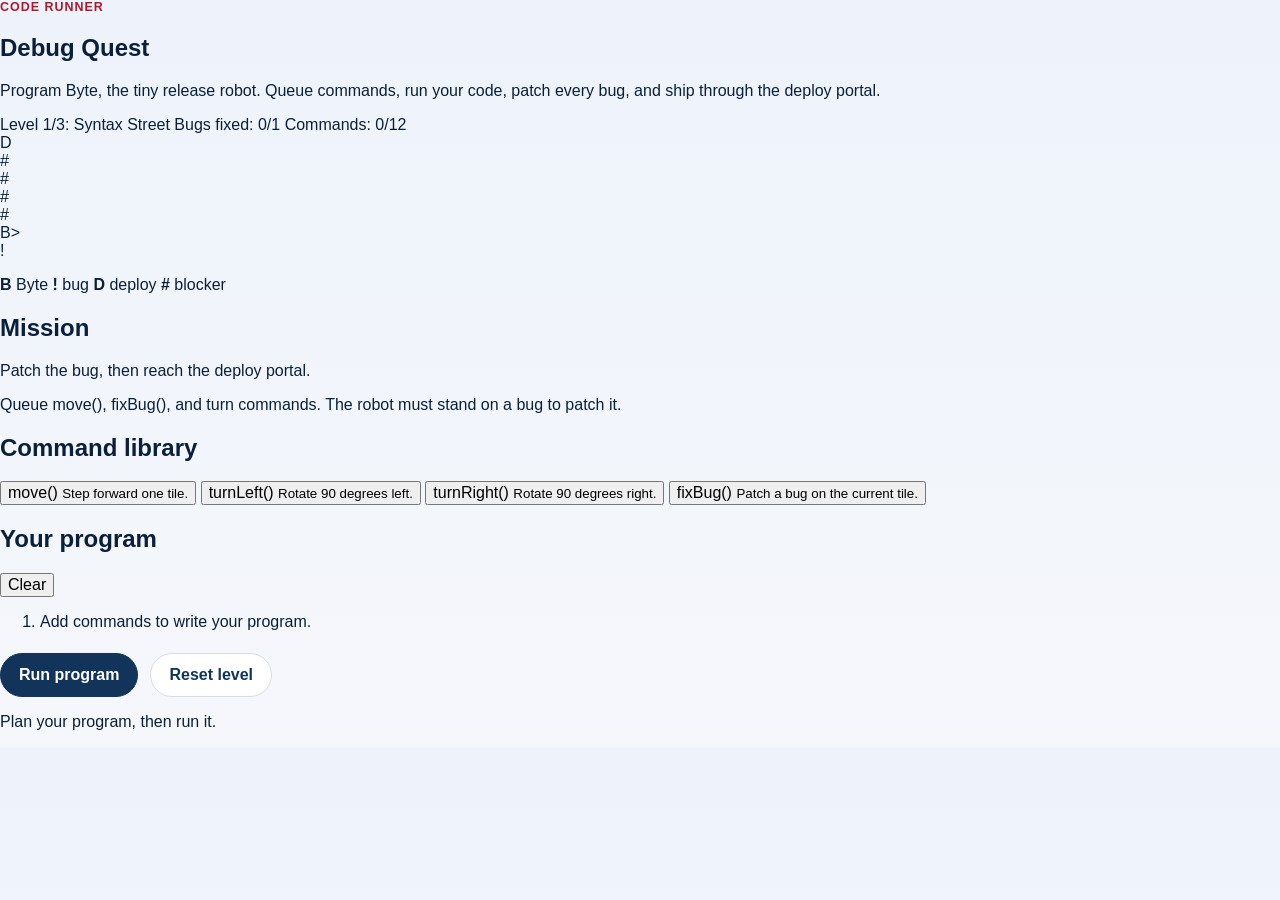
<file: demo/index.html>
<!doctype html>
<html lang="en">
  <head>
    <meta charset="utf-8">
    <meta name="viewport" content="width=device-width, initial-scale=1">
    <title>Code Runner: Debug Quest</title>
    <link rel="stylesheet" href="./styles.css">
  </head>
  <body>
    <main class="game-shell">
      <section id="game-root" class="game-card" aria-live="polite">
        <p>Loading game...</p>
      </section>
    </main>
    <script src="./quiz.js"></script>
  </body>
</html>
</file>
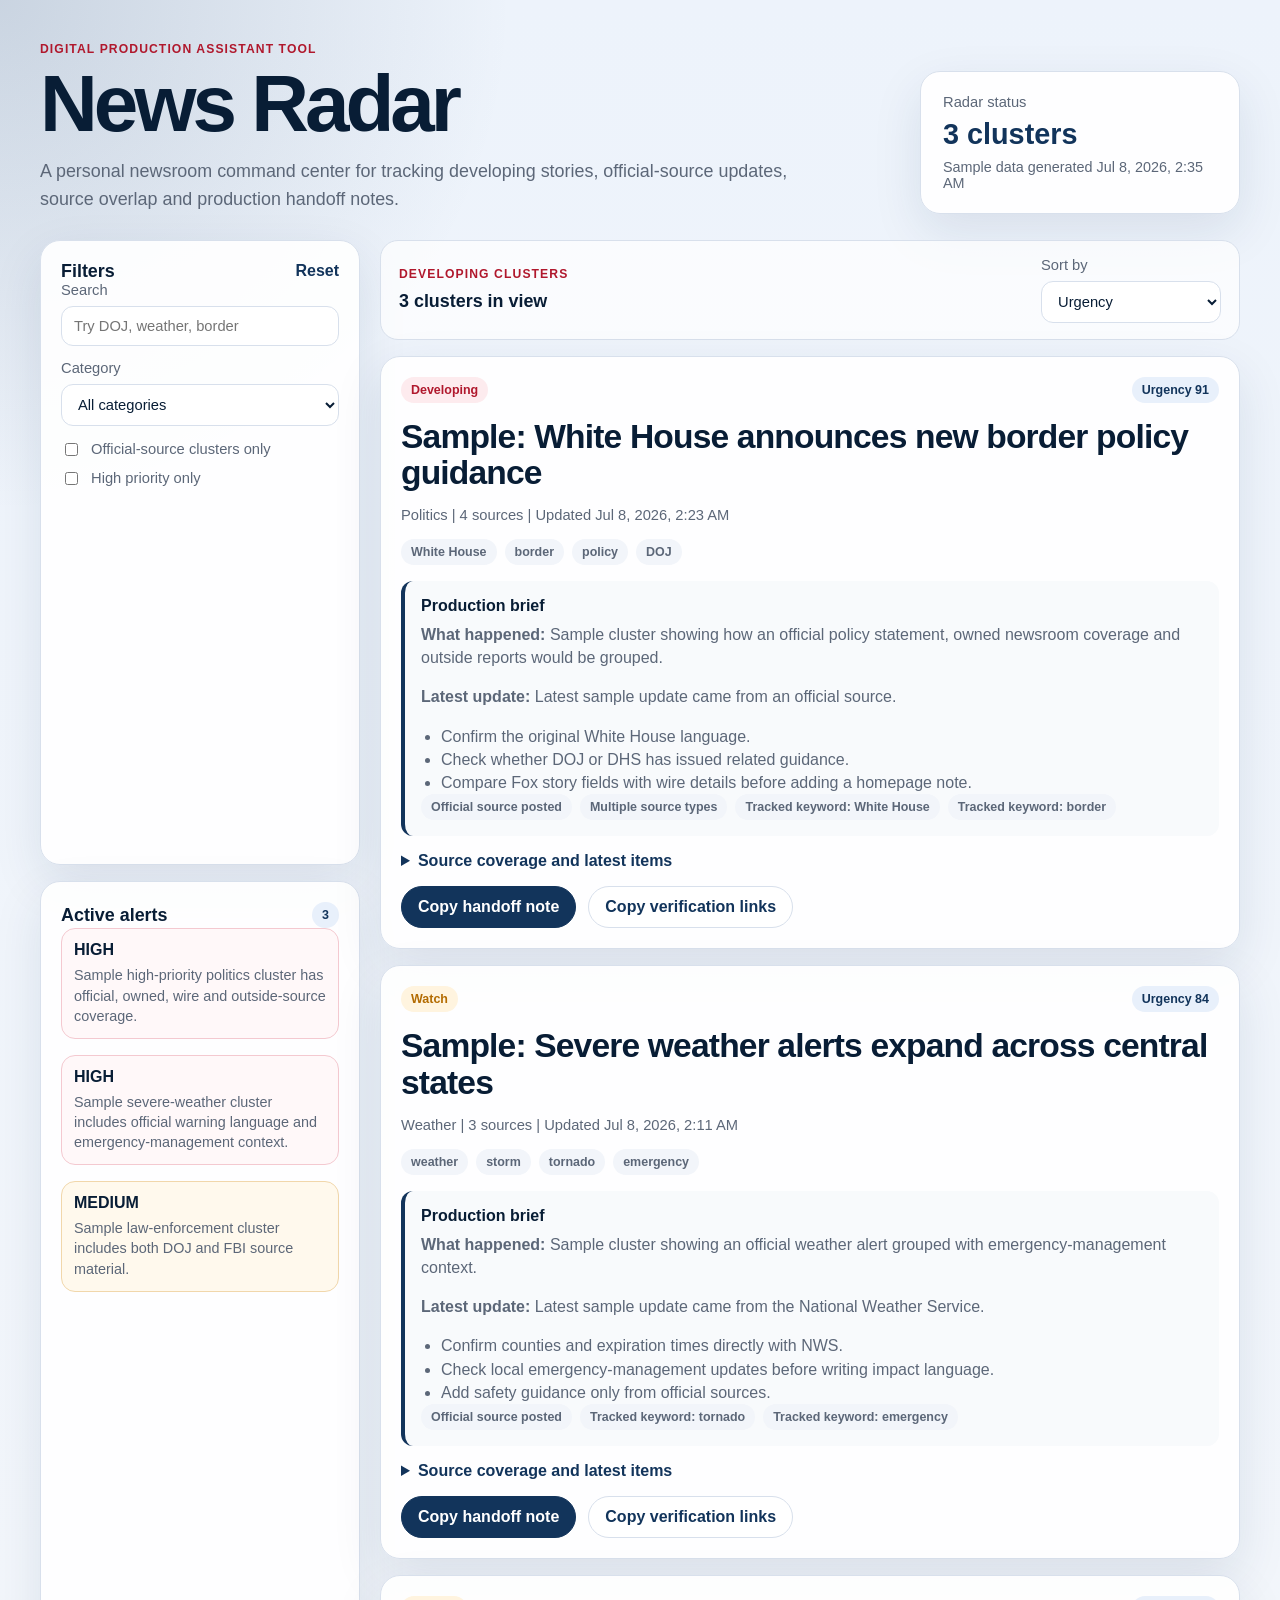
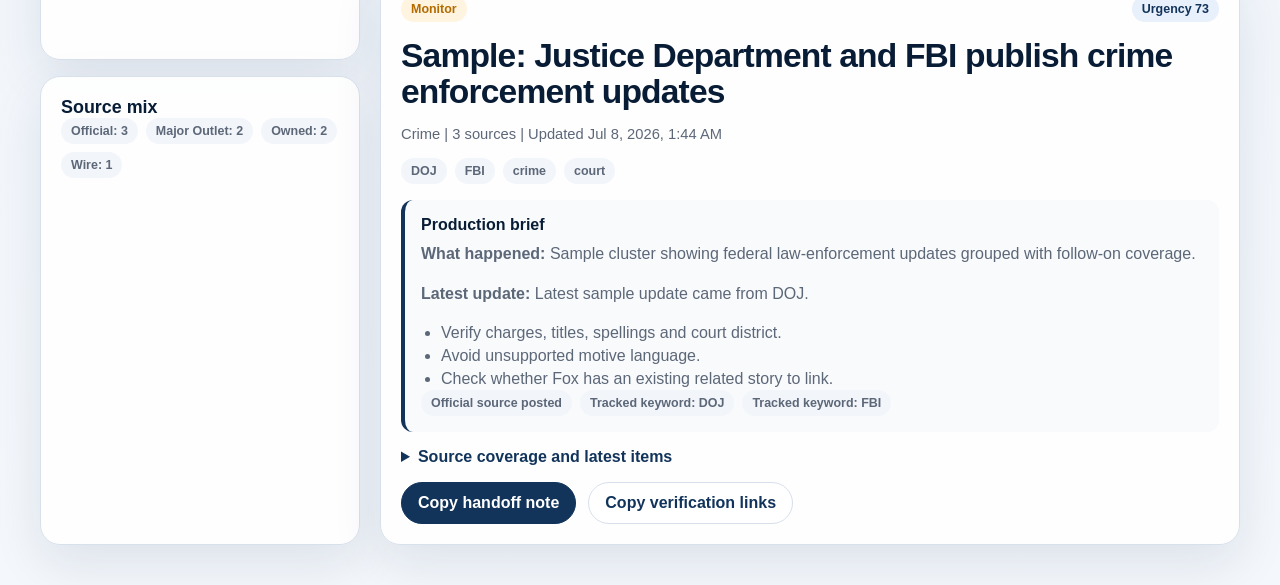
<file: demo/news-radar/index.html>
<!doctype html>
<html lang="en">
  <head>
    <meta charset="utf-8">
    <meta name="viewport" content="width=device-width, initial-scale=1">
    <title>News Radar MVP</title>
    <link rel="stylesheet" href="./styles.css">
  </head>
  <body>
    <header class="hero">
      <div>
        <p class="eyebrow">Digital production assistant tool</p>
        <h1>News Radar</h1>
        <p class="dek">
          A personal newsroom command center for tracking developing stories,
          official-source updates, source overlap and production handoff notes.
        </p>
      </div>
      <div class="hero-card" aria-label="Dashboard summary">
        <span class="label">Radar status</span>
        <strong id="radar-status">Loading...</strong>
        <span id="radar-generated">Fetching source data</span>
      </div>
    </header>

    <main class="layout">
      <aside class="sidebar">
        <section class="panel">
          <div class="panel-heading">
            <h2>Filters</h2>
            <button class="text-button" type="button" data-reset>Reset</button>
          </div>
          <label class="field">
            Search
            <input id="search-input" type="search" placeholder="Try DOJ, weather, border">
          </label>
          <label class="field">
            Category
            <select id="category-filter">
              <option value="all">All categories</option>
            </select>
          </label>
          <label class="check-row">
            <input id="official-only" type="checkbox">
            Official-source clusters only
          </label>
          <label class="check-row">
            <input id="high-priority" type="checkbox">
            High priority only
          </label>
        </section>

        <section class="panel">
          <div class="panel-heading">
            <h2>Active alerts</h2>
            <span id="alert-count" class="count-pill">0</span>
          </div>
          <div id="alerts-list" class="stack"></div>
        </section>

        <section class="panel">
          <div class="panel-heading">
            <h2>Source mix</h2>
          </div>
          <div id="source-mix" class="source-mix"></div>
        </section>
      </aside>

      <section class="content">
        <div class="toolbar">
          <div>
            <p class="eyebrow">Developing clusters</p>
            <h2 id="cluster-count">Loading clusters</h2>
          </div>
          <label class="field compact">
            Sort by
            <select id="sort-filter">
              <option value="urgency">Urgency</option>
              <option value="latest">Latest update</option>
              <option value="sources">Source count</option>
            </select>
          </label>
        </div>
        <div id="clusters" class="clusters" aria-live="polite"></div>
      </section>
    </main>

    <template id="cluster-template">
      <article class="cluster-card">
        <div class="cluster-topline">
          <span class="status-pill"></span>
          <span class="score-pill"></span>
        </div>
        <h3></h3>
        <p class="cluster-meta"></p>
        <div class="topic-row"></div>
        <section class="brief"></section>
        <details>
          <summary>Source coverage and latest items</summary>
          <div class="details-grid">
            <div>
              <h4>Sources</h4>
              <ul class="source-list"></ul>
            </div>
            <div>
              <h4>Latest items</h4>
              <ul class="item-list"></ul>
            </div>
          </div>
        </details>
        <div class="actions">
          <button class="primary-button" type="button" data-copy-brief>Copy handoff note</button>
          <button class="secondary-button" type="button" data-copy-links>Copy verification links</button>
        </div>
      </article>
    </template>

    <script src="./radar.js"></script>
  </body>
</html>
</file>
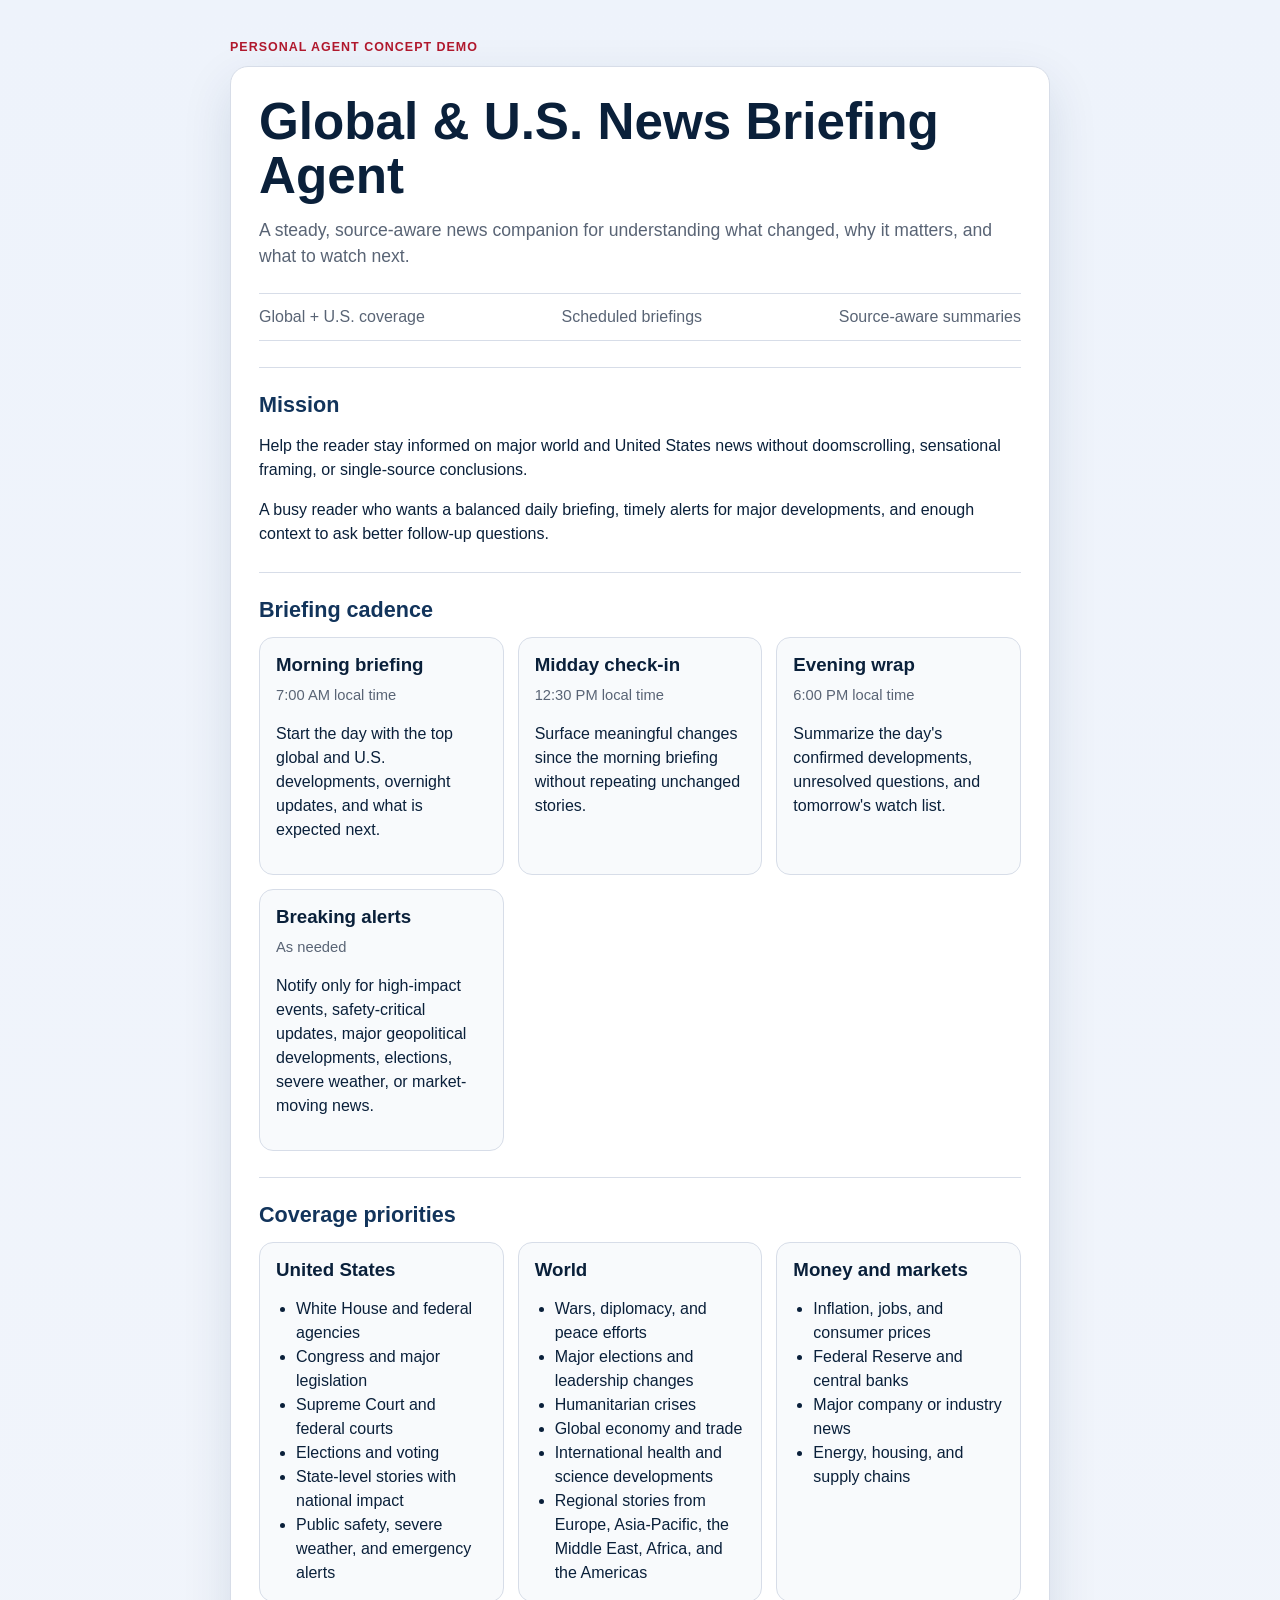
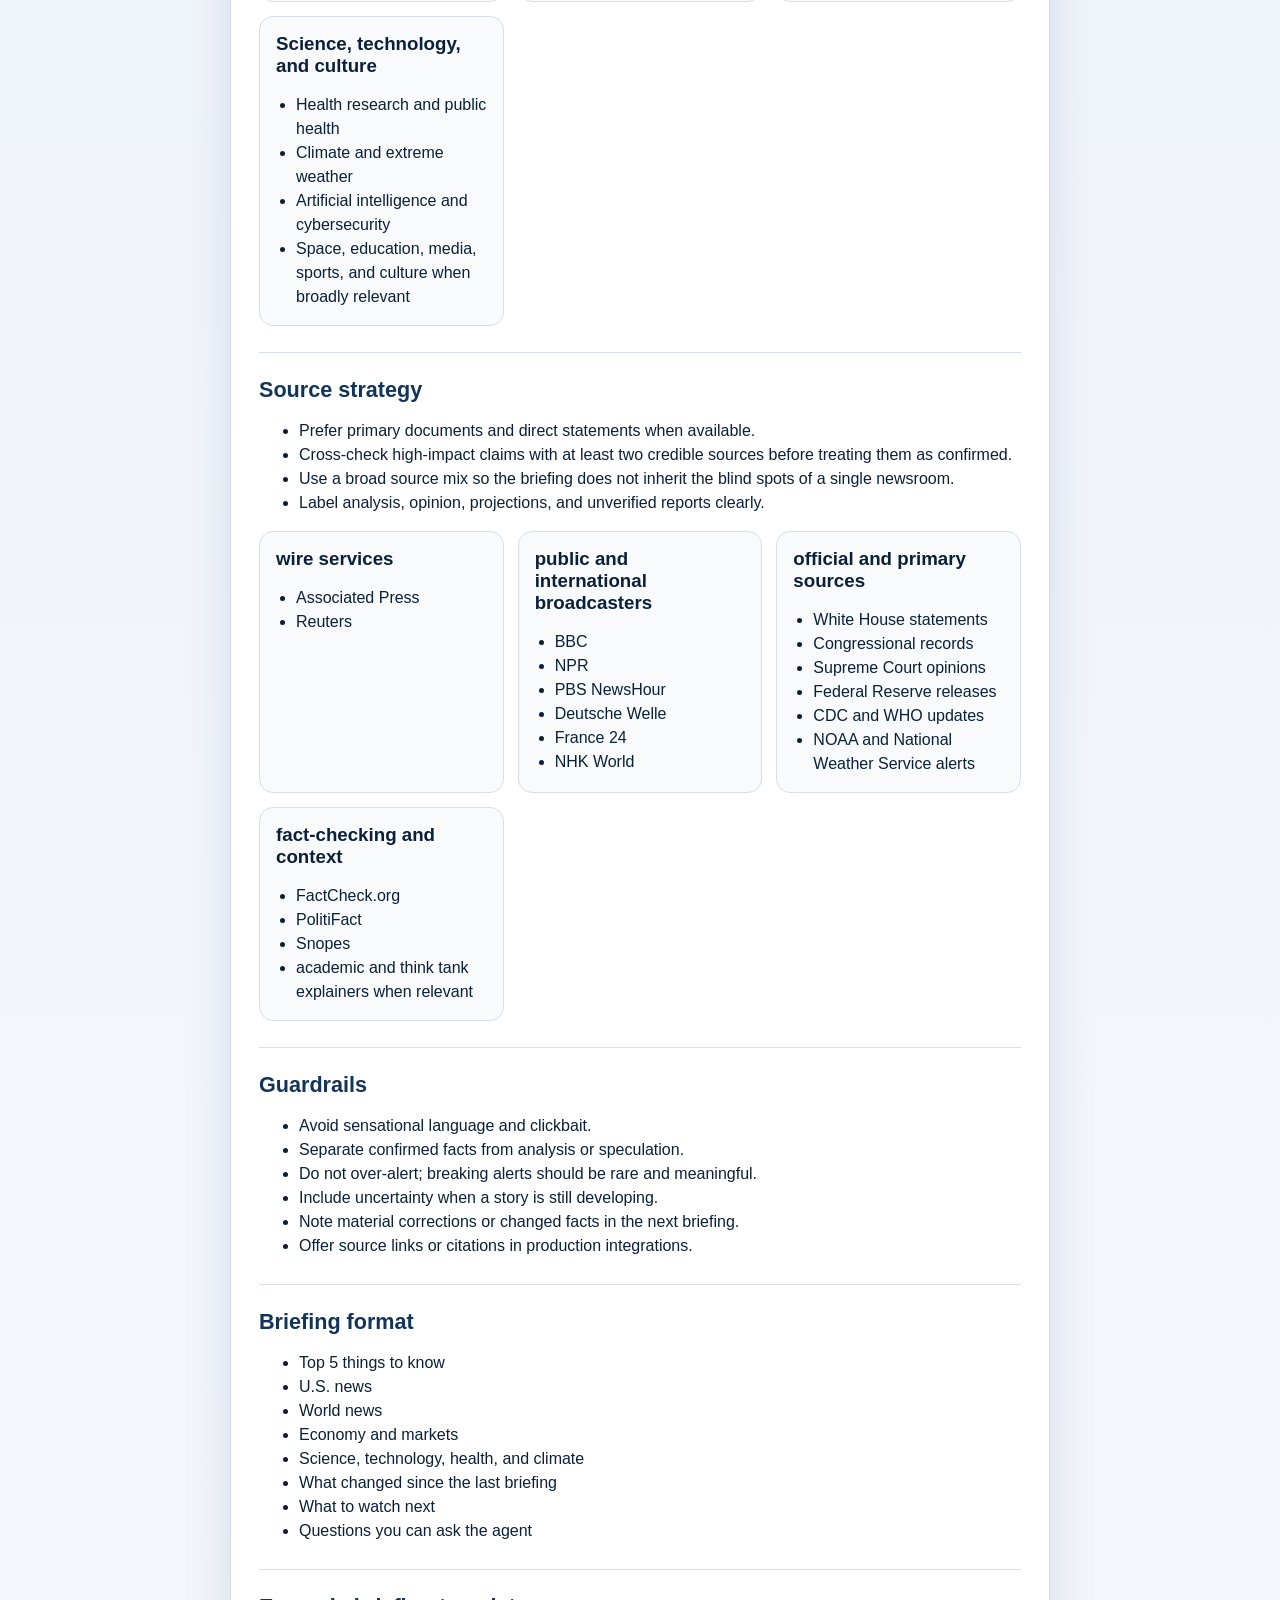
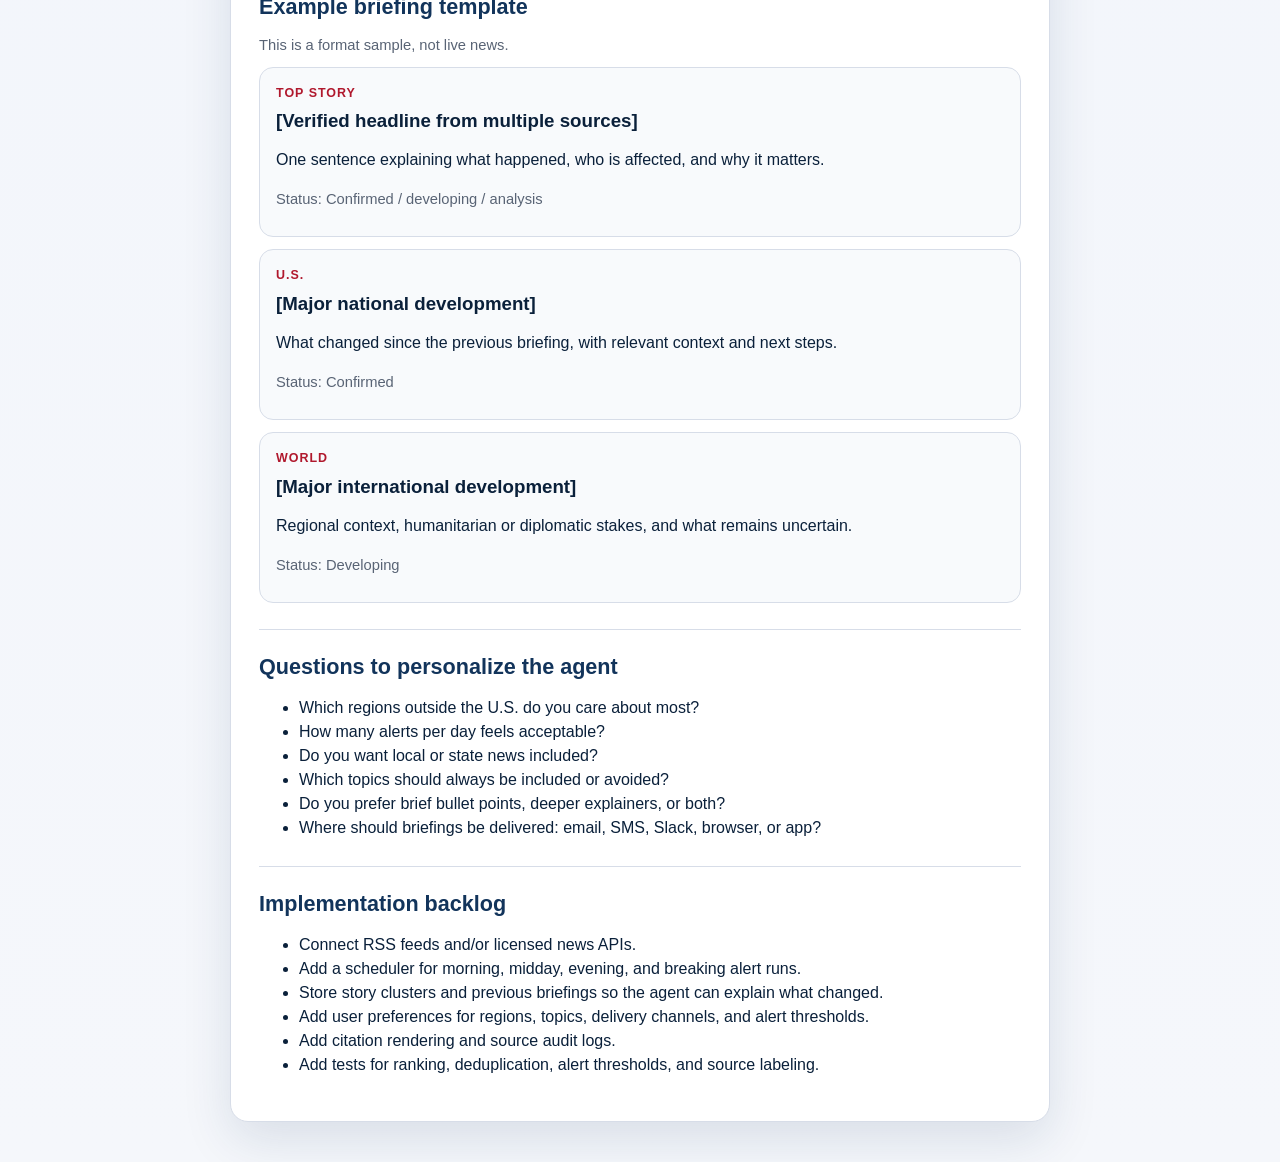
<file: demo/news-agent.html>
<!doctype html>
<html lang="en">
  <head>
    <meta charset="utf-8">
    <meta name="viewport" content="width=device-width, initial-scale=1">
    <title>Global & U.S. News Briefing Agent Demo</title>
    <link rel="stylesheet" href="./styles.css">
  </head>
  <body>
    <main class="quiz-shell">
      <p class="eyebrow">Personal agent concept demo</p>
      <section id="agent-root" class="quiz-card" aria-live="polite">
        <p>Loading news agent...</p>
      </section>
    </main>
    <script src="./news-agent.js"></script>
  </body>
</html>
</file>
<file: demo/styles.css>
:root {
  color-scheme: light;
  --blue: #12345b;
  --blue-dark: #0a203a;
  --red: #b0182d;
  --green: #1f7a45;
  --gray: #596475;
  --border: #d7dde8;
  --background: #f5f7fb;
  --white: #ffffff;
}

* {
  box-sizing: border-box;
}

body {
  margin: 0;
  background: linear-gradient(180deg, #eef3fb 0%, var(--background) 100%);
  color: var(--blue-dark);
  font-family: Arial, Helvetica, sans-serif;
}

button {
  font: inherit;
}

.quiz-shell {
  margin: 0 auto;
  max-width: 860px;
  padding: 40px 20px;
}

.eyebrow {
  color: var(--red);
  font-size: 0.78rem;
  font-weight: 700;
  letter-spacing: 0.08em;
  margin: 0 0 12px;
  text-transform: uppercase;
}

.quiz-card {
  background: var(--white);
  border: 1px solid var(--border);
  border-radius: 18px;
  box-shadow: 0 18px 50px rgba(18, 52, 91, 0.12);
  padding: 28px;
}

.quiz-title {
  font-size: clamp(2rem, 4vw, 3.2rem);
  line-height: 1.05;
  margin: 0 0 14px;
}

.quiz-dek {
  color: var(--gray);
  font-size: 1.1rem;
  line-height: 1.5;
  margin: 0 0 24px;
}

.meta-row {
  align-items: center;
  border-bottom: 1px solid var(--border);
  border-top: 1px solid var(--border);
  color: var(--gray);
  display: flex;
  flex-wrap: wrap;
  gap: 12px;
  justify-content: space-between;
  margin: 20px 0;
  padding: 14px 0;
}

.progress {
  color: var(--blue);
  font-weight: 700;
}

.question-text {
  font-size: 1.45rem;
  line-height: 1.28;
  margin: 26px 0 18px;
}

.choices {
  display: grid;
  gap: 12px;
  margin: 0;
  padding: 0;
}

.choice {
  background: var(--white);
  border: 2px solid var(--border);
  border-radius: 12px;
  color: var(--blue-dark);
  cursor: pointer;
  display: block;
  padding: 14px 16px;
  text-align: left;
  transition: border-color 140ms ease, box-shadow 140ms ease, transform 140ms ease;
  width: 100%;
}

.choice:hover,
.choice:focus {
  border-color: var(--blue);
  box-shadow: 0 8px 20px rgba(18, 52, 91, 0.12);
  outline: none;
  transform: translateY(-1px);
}

.choice.correct {
  border-color: var(--green);
}

.choice.incorrect {
  border-color: var(--red);
}

.choice:disabled {
  cursor: default;
  opacity: 0.78;
  transform: none;
}

.feedback {
  background: #f8fafc;
  border-left: 4px solid var(--blue);
  border-radius: 10px;
  margin: 20px 0 0;
  padding: 16px;
}

.feedback.correct {
  border-left-color: var(--green);
}

.feedback.incorrect {
  border-left-color: var(--red);
}

.agent-section {
  border-top: 1px solid var(--border);
  margin-top: 26px;
  padding-top: 24px;
}

.agent-section h2 {
  color: var(--blue);
  font-size: 1.35rem;
  margin: 0 0 14px;
}

.agent-section h3 {
  margin: 0 0 8px;
}

.agent-section p,
.agent-section li {
  line-height: 1.5;
}

.agent-grid {
  display: grid;
  gap: 14px;
  grid-template-columns: repeat(auto-fit, minmax(220px, 1fr));
}

.agent-card,
.briefing-item {
  background: #f8fafc;
  border: 1px solid var(--border);
  border-radius: 14px;
  padding: 16px;
}

.agent-card ul {
  margin-bottom: 0;
  padding-left: 20px;
}

.agent-card-meta {
  color: var(--gray);
  font-size: 0.92rem;
  margin: 0 0 10px;
}

.briefing-list {
  display: grid;
  gap: 12px;
}

.briefing-item .eyebrow {
  margin-bottom: 8px;
}

.actions {
  display: flex;
  gap: 12px;
  margin-top: 22px;
}

.primary-button,
.secondary-button {
  border-radius: 999px;
  cursor: pointer;
  font-weight: 700;
  padding: 12px 18px;
}

.primary-button {
  background: var(--blue);
  border: 1px solid var(--blue);
  color: var(--white);
}

.secondary-button {
  background: var(--white);
  border: 1px solid var(--border);
  color: var(--blue);
}

.score {
  color: var(--blue);
  font-size: clamp(2rem, 5vw, 3.6rem);
  margin: 0 0 12px;
}

.error {
  color: var(--red);
  font-weight: 700;
}
</file>
<file: demo/news-radar/styles.css>
:root {
  color-scheme: light;
  --blue: #12345b;
  --blue-dark: #081d35;
  --blue-soft: #e8f0fb;
  --red: #b0182d;
  --red-soft: #fdebee;
  --green: #1f7a45;
  --gold: #b36b00;
  --gray: #5c6778;
  --border: #d8e0ec;
  --background: #f4f7fb;
  --white: #ffffff;
}

* {
  box-sizing: border-box;
}

body {
  margin: 0;
  background:
    radial-gradient(circle at top left, rgba(18, 52, 91, 0.16), transparent 32rem),
    linear-gradient(180deg, #edf3fb 0%, var(--background) 100%);
  color: var(--blue-dark);
  font-family: Arial, Helvetica, sans-serif;
}

button,
input,
select {
  font: inherit;
}

a {
  color: var(--blue);
}

.hero {
  align-items: end;
  display: grid;
  gap: 24px;
  grid-template-columns: 1fr minmax(240px, 320px);
  margin: 0 auto;
  max-width: 1240px;
  padding: 42px 20px 26px;
}

.eyebrow {
  color: var(--red);
  font-size: 0.76rem;
  font-weight: 800;
  letter-spacing: 0.09em;
  margin: 0 0 10px;
  text-transform: uppercase;
}

h1,
h2,
h3,
h4,
p {
  margin-top: 0;
}

h1 {
  font-size: clamp(2.6rem, 7vw, 5rem);
  letter-spacing: -0.05em;
  line-height: 0.95;
  margin-bottom: 16px;
}

.dek {
  color: var(--gray);
  font-size: 1.12rem;
  line-height: 1.55;
  margin: 0;
  max-width: 760px;
}

.hero-card,
.panel,
.cluster-card {
  background: rgba(255, 255, 255, 0.92);
  border: 1px solid var(--border);
  border-radius: 20px;
  box-shadow: 0 18px 50px rgba(18, 52, 91, 0.1);
}

.hero-card {
  display: grid;
  gap: 8px;
  padding: 22px;
}

.label,
.cluster-meta,
.field,
.check-row {
  color: var(--gray);
  font-size: 0.92rem;
}

#radar-status {
  color: var(--blue);
  font-size: 1.8rem;
}

#radar-generated {
  color: var(--gray);
  font-size: 0.9rem;
}

.layout {
  display: grid;
  gap: 20px;
  grid-template-columns: minmax(260px, 320px) 1fr;
  margin: 0 auto;
  max-width: 1240px;
  padding: 0 20px 40px;
}

.sidebar,
.content,
.stack,
.clusters {
  display: grid;
  gap: 16px;
}

.panel,
.cluster-card {
  padding: 20px;
}

.panel-heading,
.toolbar,
.cluster-topline,
.actions {
  align-items: center;
  display: flex;
  gap: 12px;
  justify-content: space-between;
}

.panel-heading h2,
.toolbar h2 {
  font-size: 1.12rem;
  margin: 0;
}

.field {
  display: grid;
  gap: 8px;
  margin-bottom: 14px;
}

.field.compact {
  margin-bottom: 0;
  min-width: 180px;
}

input,
select {
  background: var(--white);
  border: 1px solid var(--border);
  border-radius: 12px;
  color: var(--blue-dark);
  padding: 11px 12px;
  width: 100%;
}

input:focus,
select:focus,
button:focus {
  outline: 3px solid rgba(18, 52, 91, 0.2);
  outline-offset: 2px;
}

.check-row {
  align-items: center;
  display: flex;
  gap: 10px;
  margin: 10px 0;
}

.check-row input {
  width: auto;
}

.text-button {
  background: transparent;
  border: 0;
  color: var(--blue);
  cursor: pointer;
  font-weight: 700;
  padding: 0;
}

.count-pill,
.status-pill,
.score-pill,
.topic,
.source-type {
  border-radius: 999px;
  display: inline-flex;
  font-size: 0.78rem;
  font-weight: 800;
  padding: 6px 10px;
}

.count-pill,
.score-pill {
  background: var(--blue-soft);
  color: var(--blue);
}

.status-pill {
  background: var(--red-soft);
  color: var(--red);
}

.status-pill.watch,
.status-pill.monitor {
  background: #fff4df;
  color: var(--gold);
}

.topic-row,
.source-mix {
  display: flex;
  flex-wrap: wrap;
  gap: 8px;
}

.topic,
.source-type {
  background: #f2f5fa;
  color: var(--gray);
}

.alert-card {
  background: #fff8f9;
  border: 1px solid #f4c9d0;
  border-radius: 14px;
  padding: 12px;
}

.alert-card.medium {
  background: #fff9ed;
  border-color: #f1d7ab;
}

.alert-card strong {
  display: block;
  margin-bottom: 6px;
}

.alert-card p {
  color: var(--gray);
  font-size: 0.9rem;
  line-height: 1.4;
  margin-bottom: 0;
}

.toolbar {
  background: rgba(255, 255, 255, 0.72);
  border: 1px solid var(--border);
  border-radius: 18px;
  padding: 16px 18px;
}

.cluster-card {
  display: grid;
  gap: 16px;
}

.cluster-card h3 {
  font-size: clamp(1.45rem, 3vw, 2.1rem);
  letter-spacing: -0.025em;
  line-height: 1.08;
  margin-bottom: 0;
}

.cluster-meta {
  margin-bottom: 0;
}

.brief {
  background: #f8fafc;
  border-left: 4px solid var(--blue);
  border-radius: 12px;
  padding: 16px;
}

.brief h4 {
  margin-bottom: 8px;
}

.brief p,
.brief li {
  color: var(--gray);
  line-height: 1.45;
}

.brief ul {
  margin-bottom: 0;
  padding-left: 20px;
}

summary {
  color: var(--blue);
  cursor: pointer;
  font-weight: 800;
}

.details-grid {
  display: grid;
  gap: 16px;
  grid-template-columns: repeat(2, minmax(0, 1fr));
  padding-top: 12px;
}

.source-list,
.item-list {
  color: var(--gray);
  display: grid;
  gap: 10px;
  line-height: 1.4;
  margin: 0;
  padding-left: 18px;
}

.source-list small,
.item-list small {
  display: block;
}

.actions {
  flex-wrap: wrap;
  justify-content: flex-start;
}

.primary-button,
.secondary-button {
  border-radius: 999px;
  cursor: pointer;
  font-weight: 800;
  padding: 11px 16px;
}

.primary-button {
  background: var(--blue);
  border: 1px solid var(--blue);
  color: var(--white);
}

.secondary-button {
  background: var(--white);
  border: 1px solid var(--border);
  color: var(--blue);
}

.empty-state,
.error-state {
  background: var(--white);
  border: 1px solid var(--border);
  border-radius: 18px;
  color: var(--gray);
  padding: 24px;
}

.error-state {
  border-color: #f4c9d0;
  color: var(--red);
}

@media (max-width: 900px) {
  .hero,
  .layout,
  .details-grid {
    grid-template-columns: 1fr;
  }

  .toolbar {
    align-items: stretch;
    flex-direction: column;
  }
}
</file>
